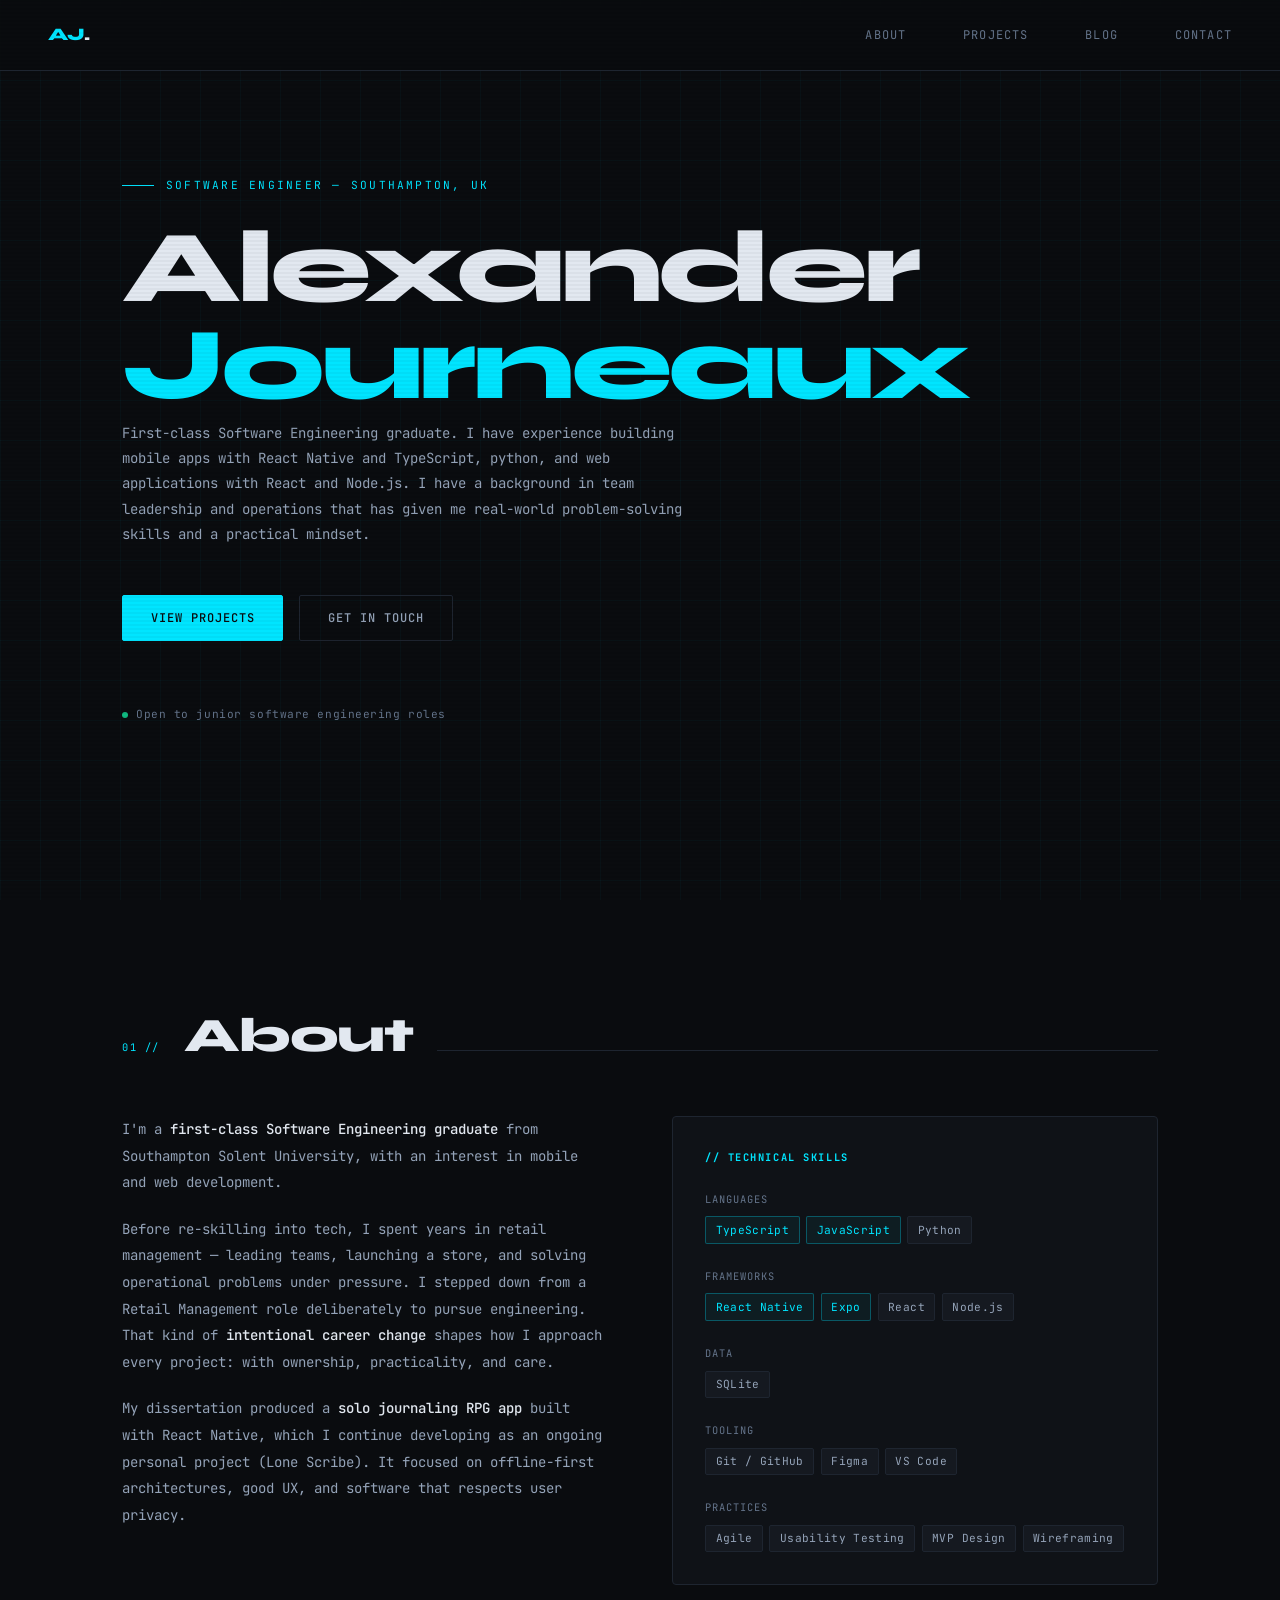
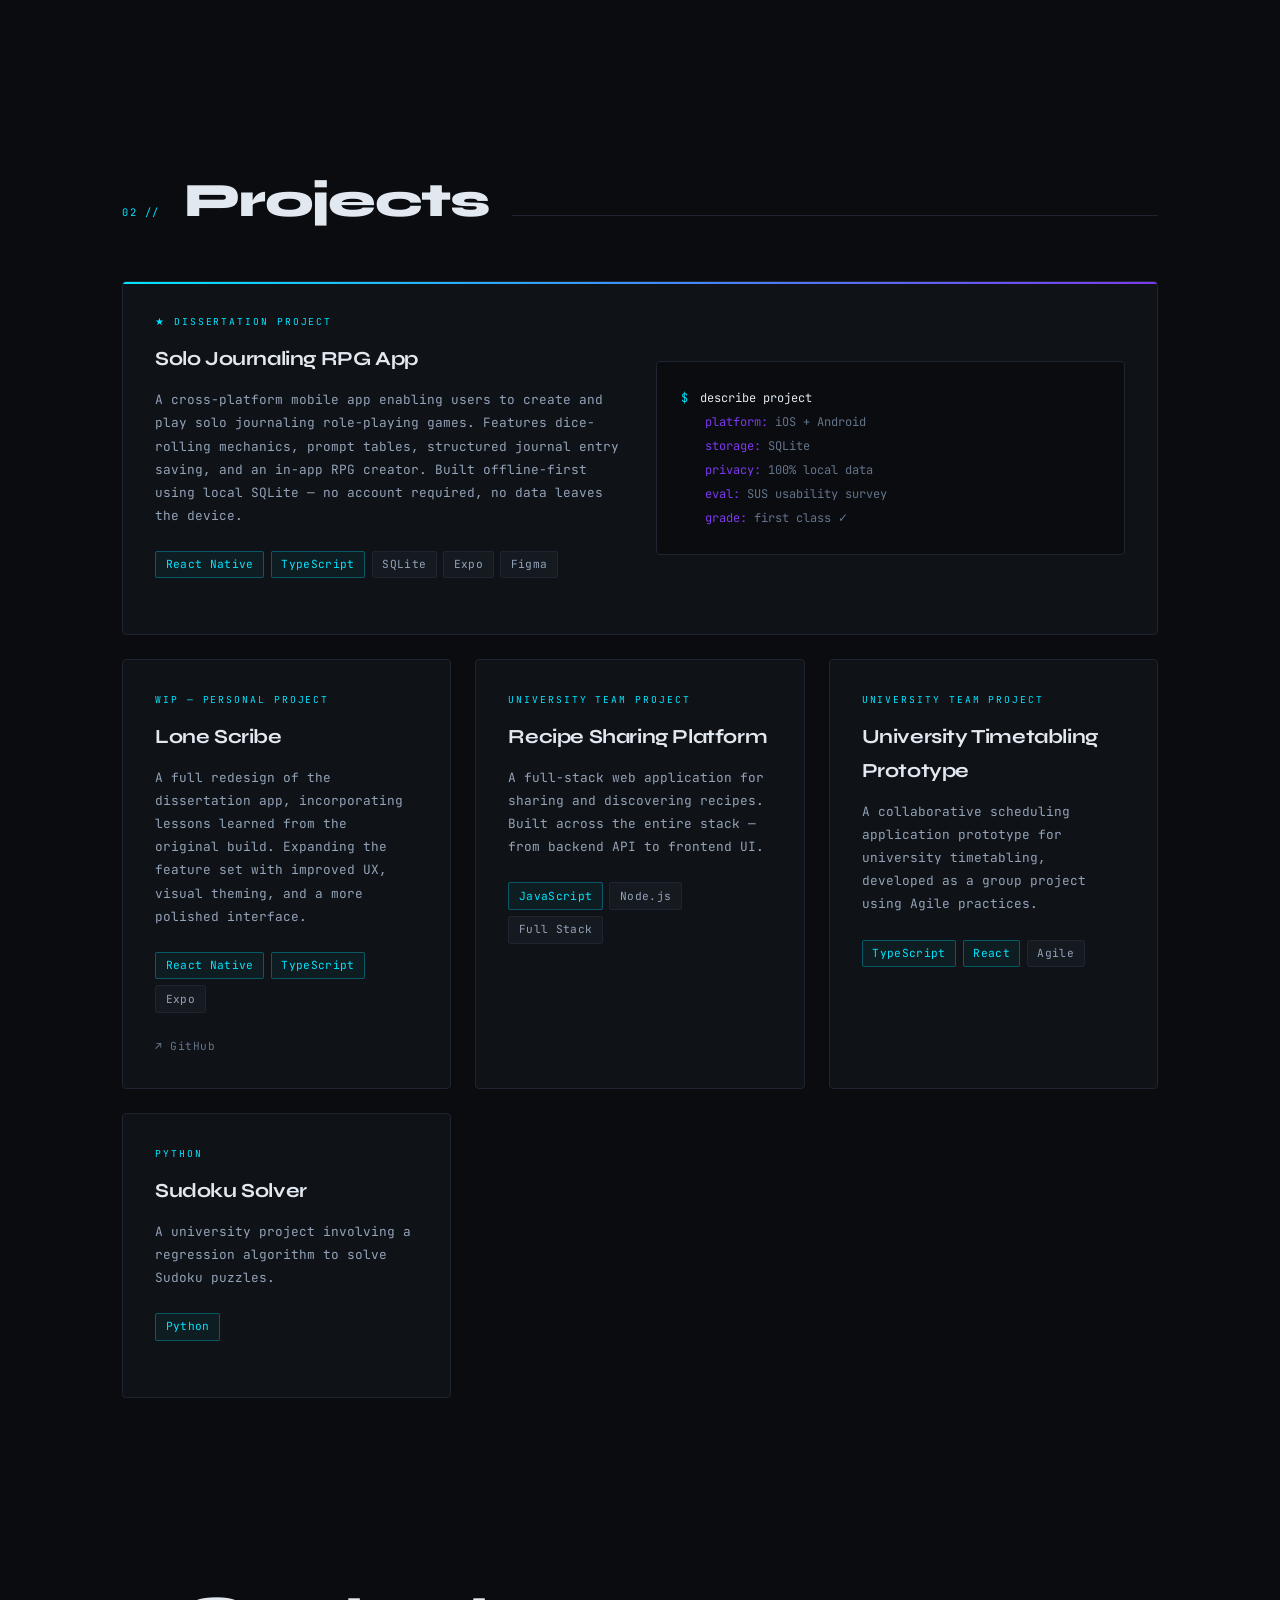
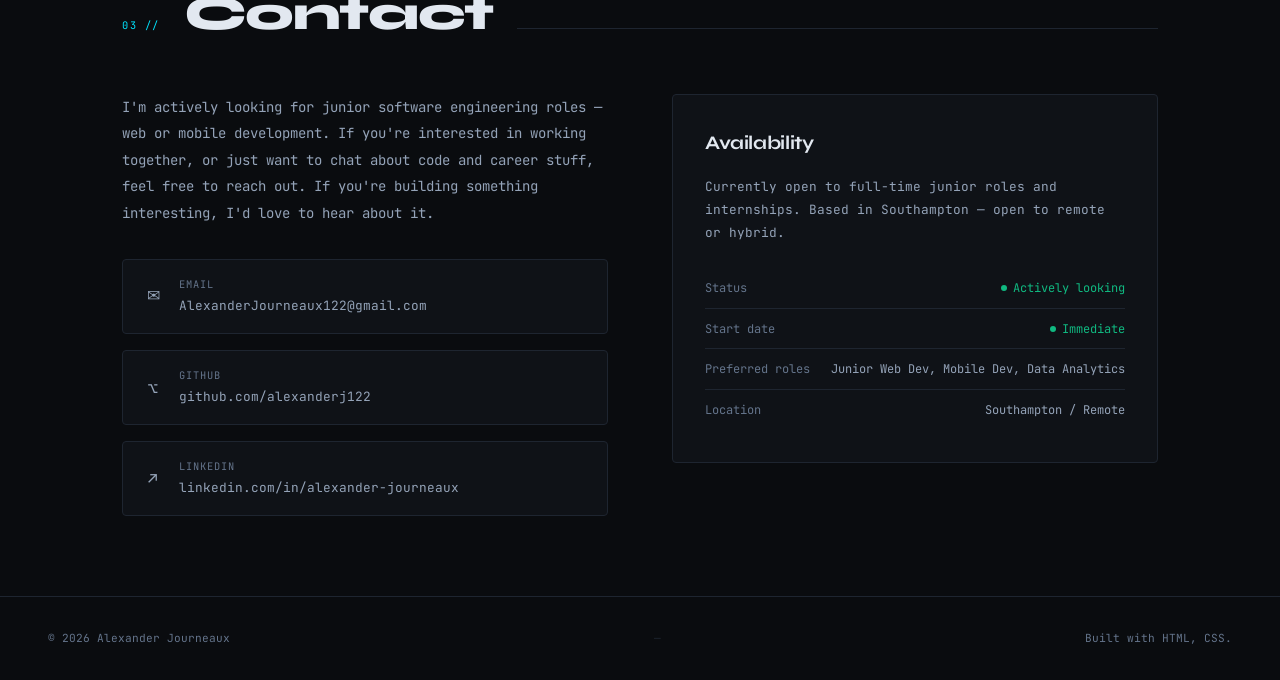
<file: index.html>
<!doctype html>
<html lang="en">
  <head>
    <meta charset="UTF-8" />
    <meta name="viewport" content="width=device-width, initial-scale=1.0" />
    <title>Alexander Journeaux — Software Engineer</title>
    <link rel="stylesheet" href="global.css" />
    <style>
      /* ---- HERO ---- */
      #hero {
        min-height: 100vh;
        display: flex;
        flex-direction: column;
        justify-content: center;
        padding-top: 5rem;
      }

      .hero-eyebrow {
        font-size: 0.7rem;
        letter-spacing: 0.2em;
        text-transform: uppercase;
        color: var(--accent);
        margin-bottom: 1.5rem;
        display: flex;
        align-items: center;
        gap: 0.75rem;
      }

      .hero-eyebrow::before {
        content: "";
        display: inline-block;
        width: 2rem;
        height: 1px;
        background: var(--accent);
      }

      .hero-name {
        font-family: var(--font-display);
        font-weight: 800;
        font-size: clamp(3rem, 8vw, 6.5rem);
        line-height: 0.95;
        letter-spacing: -0.04em;
        margin-bottom: 0.5rem;
      }

      .hero-name .accent {
        color: var(--accent);
      }

      .hero-title {
        font-family: var(--font-display);
        font-weight: 400;
        font-size: clamp(1rem, 3vw, 1.6rem);
        color: var(--muted);
        margin-bottom: 2.5rem;
        letter-spacing: -0.01em;
      }

      .hero-desc {
        max-width: 560px;
        color: var(--dim);
        line-height: 1.8;
        margin-bottom: 3rem;
        font-size: 0.875rem;
      }

      .hero-cta {
        display: flex;
        gap: 1rem;
        flex-wrap: wrap;
      }

      .hero-status {
        display: inline-flex;
        align-items: center;
        gap: 0.5rem;
        margin-top: 4rem;
        font-size: 0.7rem;
        color: var(--muted);
        letter-spacing: 0.05em;
      }

      .status-dot {
        width: 6px;
        height: 6px;
        border-radius: 50%;
        background: var(--green);
        animation: pulse 2s infinite;
      }

      /* ---- ABOUT ---- */
      .about-grid {
        display: grid;
        grid-template-columns: 1fr 1fr;
        gap: 4rem;
        align-items: start;
      }

      .about-text p {
        color: var(--dim);
        margin-bottom: 1.25rem;
        line-height: 1.9;
        font-size: 0.875rem;
      }

      .about-text p strong {
        color: var(--text);
        font-weight: 500;
      }

      .skills-block {
        background: var(--bg2);
        border: 1px solid var(--border);
        padding: 2rem;
        border-radius: 4px;
      }

      .skills-block h3 {
        font-size: 0.65rem;
        letter-spacing: 0.15em;
        text-transform: uppercase;
        color: var(--accent);
        margin-bottom: 1.5rem;
      }

      .skill-group {
        margin-bottom: 1.5rem;
      }
      .skill-group:last-child {
        margin-bottom: 0;
      }

      .skill-group-label {
        font-size: 0.65rem;
        color: var(--muted);
        letter-spacing: 0.1em;
        text-transform: uppercase;
        margin-bottom: 0.5rem;
      }

      .skill-tags {
        display: flex;
        flex-wrap: wrap;
        gap: 0.4rem;
      }

      /* ---- PROJECTS ---- */
      .projects-grid {
        display: grid;
        grid-template-columns: repeat(auto-fill, minmax(320px, 1fr));
        gap: 1.5rem;
      }

      .project-card {
        background: var(--bg2);
        border: 1px solid var(--border);
        border-radius: 4px;
        padding: 2rem;
        position: relative;
        overflow: hidden;
        transition:
          border-color 0.3s,
          transform 0.3s;
      }

      .project-card::before {
        content: "";
        position: absolute;
        top: 0;
        left: 0;
        right: 0;
        height: 2px;
        background: linear-gradient(90deg, var(--accent), var(--accent2));
        opacity: 0;
        transition: opacity 0.3s;
      }

      .project-card:hover {
        border-color: rgba(0, 229, 255, 0.2);
        transform: translateY(-2px);
      }

      .project-card:hover::before {
        opacity: 1;
      }

      .project-card.featured {
        grid-column: 1 / -1;
        display: grid;
        grid-template-columns: 1fr 1fr;
        gap: 2rem;
        align-items: center;
      }

      .project-card.featured::before {
        opacity: 1;
      }

      .project-label {
        font-size: 0.6rem;
        letter-spacing: 0.2em;
        text-transform: uppercase;
        color: var(--accent);
        margin-bottom: 0.75rem;
      }

      .project-name {
        font-family: var(--font-display);
        font-weight: 700;
        font-size: 1.25rem;
        margin-bottom: 0.75rem;
        letter-spacing: -0.02em;
      }

      .project-desc {
        color: var(--dim);
        font-size: 0.8rem;
        line-height: 1.8;
        margin-bottom: 1.5rem;
      }

      .project-tech {
        display: flex;
        flex-wrap: wrap;
        gap: 0.4rem;
        margin-bottom: 1.5rem;
      }

      .project-links {
        display: flex;
        gap: 1rem;
      }

      .project-link {
        font-size: 0.7rem;
        color: var(--muted);
        text-decoration: none;
        letter-spacing: 0.05em;
        transition: color 0.2s;
      }

      .project-link:hover {
        color: var(--accent);
      }

      .project-terminal {
        background: var(--bg);
        border: 1px solid var(--border);
        border-radius: 4px;
        padding: 1.5rem;
        font-size: 0.75rem;
        line-height: 2;
      }

      .term-line {
        display: flex;
        gap: 0.75rem;
      }
      .term-prompt {
        color: var(--accent);
        user-select: none;
      }
      .term-cmd {
        color: var(--text);
      }
      .term-out {
        color: var(--muted);
        margin-left: 1.5rem;
      }
      .term-key {
        color: var(--accent2);
      }

      /* ---- CONTACT ---- */
      .contact-grid {
        display: grid;
        grid-template-columns: 1fr 1fr;
        gap: 4rem;
        align-items: start;
      }

      .contact-text {
        font-size: 0.875rem;
        color: var(--dim);
        line-height: 1.9;
        margin-bottom: 2rem;
      }

      .contact-links {
        display: flex;
        flex-direction: column;
        gap: 1rem;
      }

      .contact-link {
        display: flex;
        align-items: center;
        gap: 1rem;
        padding: 1rem 1.25rem;
        background: var(--bg2);
        border: 1px solid var(--border);
        border-radius: 4px;
        text-decoration: none;
        color: var(--dim);
        font-size: 0.8rem;
        transition: all 0.2s;
      }

      .contact-link:hover {
        border-color: var(--accent);
        color: var(--accent);
      }

      .contact-link-icon {
        font-size: 1rem;
        width: 20px;
        text-align: center;
      }

      .contact-link-label {
        font-size: 0.65rem;
        letter-spacing: 0.1em;
        text-transform: uppercase;
        color: var(--muted);
        display: block;
        margin-bottom: 0.1rem;
      }

      .availability-card {
        background: var(--bg2);
        border: 1px solid var(--border);
        border-radius: 4px;
        padding: 2rem;
      }

      .availability-card h3 {
        font-family: var(--font-display);
        font-weight: 700;
        font-size: 1.2rem;
        margin-bottom: 1rem;
        letter-spacing: -0.02em;
      }

      .availability-card p {
        color: var(--dim);
        font-size: 0.8rem;
        line-height: 1.8;
        margin-bottom: 1.5rem;
      }

      .avail-row {
        display: flex;
        justify-content: space-between;
        align-items: center;
        padding: 0.6rem 0;
        border-bottom: 1px solid var(--border);
        font-size: 0.75rem;
      }

      .avail-row:last-of-type {
        border-bottom: none;
      }
      .avail-label {
        color: var(--muted);
      }

      .avail-value {
        color: var(--green);
        display: flex;
        align-items: center;
        gap: 0.4rem;
      }

      .avail-value::before {
        content: "";
        width: 6px;
        height: 6px;
        border-radius: 50%;
        background: var(--green);
      }

      /* ---- RESPONSIVE ---- */
      @media (max-width: 768px) {
        .about-grid,
        .contact-grid {
          grid-template-columns: 1fr;
          gap: 2rem;
        }
        .project-card.featured {
          grid-column: auto;
          grid-template-columns: 1fr;
        }
      }
    </style>
  </head>
  <body>
    <nav>
      <a href="/" class="nav-logo">AJ<span>.</span></a>
      <ul class="nav-links">
        <li><a href="#about">About</a></li>
        <li><a href="#projects">Projects</a></li>
        <li><a href="blog/">Blog</a></li>
        <li><a href="#contact">Contact</a></li>
      </ul>
    </nav>

    <!-- HERO -->
    <section id="hero">
      <div class="hero-eyebrow fade-up">
        Software Engineer — Southampton, UK
      </div>
      <h1 class="hero-name fade-up delay-1">
        Alexander<br /><span class="accent">Journeaux</span>
      </h1>
      <p class="hero-desc fade-up delay-2">
        First-class Software Engineering graduate. I have experience building
        mobile apps with React Native and TypeScript, python, and web
        applications with React and Node.js. I have a background in team
        leadership and operations that has given me real-world problem-solving
        skills and a practical mindset.
      </p>
      <div class="hero-cta fade-up delay-3">
        <a href="#projects" class="btn btn-primary">View Projects</a>
        <a href="#contact" class="btn btn-secondary">Get in Touch</a>
      </div>
      <div class="hero-status fade-up delay-4">
        <span class="status-dot"></span>
        Open to junior software engineering roles
      </div>
    </section>

    <!-- ABOUT -->
    <section id="about">
      <div class="section-header">
        <span class="section-num">01 //</span>
        <h2 class="section-title">About</h2>
        <div class="section-line"></div>
      </div>
      <div class="about-grid">
        <div class="about-text">
          <p>
            I'm a
            <strong>first-class Software Engineering graduate</strong> from
            Southampton Solent University, with an interest in mobile and web
            development.
          </p>
          <p>
            Before re-skilling into tech, I spent years in retail management —
            leading teams, launching a store, and solving operational problems
            under pressure. I stepped down from a Retail Management role
            deliberately to pursue engineering. That kind of
            <strong>intentional career change</strong>
            shapes how I approach every project: with ownership, practicality,
            and care.
          </p>
          <p>
            My dissertation produced a
            <strong>solo journaling RPG app</strong> built with React Native,
            which I continue developing as an ongoing personal project (Lone
            Scribe). It focused on offline-first architectures, good UX, and
            software that respects user privacy.
          </p>
        </div>
        <div class="skills-block">
          <h3>// Technical Skills</h3>
          <div class="skill-group">
            <div class="skill-group-label">Languages</div>
            <div class="skill-tags">
              <span class="tag highlight">TypeScript</span>
              <span class="tag highlight">JavaScript</span>
              <span class="tag">Python</span>
            </div>
          </div>
          <div class="skill-group">
            <div class="skill-group-label">Frameworks</div>
            <div class="skill-tags">
              <span class="tag highlight">React Native</span>
              <span class="tag highlight">Expo</span>
              <span class="tag">React</span>
              <span class="tag">Node.js</span>
            </div>
          </div>
          <div class="skill-group">
            <div class="skill-group-label">Data</div>
            <div class="skill-tags">
              <span class="tag">SQLite</span>
            </div>
          </div>
          <div class="skill-group">
            <div class="skill-group-label">Tooling</div>
            <div class="skill-tags">
              <span class="tag">Git / GitHub</span>
              <span class="tag">Figma</span>
              <span class="tag">VS Code</span>
            </div>
          </div>
          <div class="skill-group">
            <div class="skill-group-label">Practices</div>
            <div class="skill-tags">
              <span class="tag">Agile</span>
              <span class="tag">Usability Testing</span>
              <span class="tag">MVP Design</span>
              <span class="tag">Wireframing</span>
            </div>
          </div>
        </div>
      </div>
    </section>

    <!-- PROJECTS -->
    <section id="projects">
      <div class="section-header">
        <span class="section-num">02 //</span>
        <h2 class="section-title">Projects</h2>
        <div class="section-line"></div>
      </div>
      <div class="projects-grid">
        <div class="project-card featured">
          <div>
            <div class="project-label">★ Dissertation Project</div>
            <h3 class="project-name">Solo Journaling RPG App</h3>
            <p class="project-desc">
              A cross-platform mobile app enabling users to create and play solo
              journaling role-playing games. Features dice-rolling mechanics,
              prompt tables, structured journal entry saving, and an in-app RPG
              creator. Built offline-first using local SQLite — no account
              required, no data leaves the device.
            </p>
            <div class="project-tech">
              <span class="tag highlight">React Native</span>
              <span class="tag highlight">TypeScript</span>
              <span class="tag">SQLite</span>
              <span class="tag">Expo</span>
              <span class="tag">Figma</span>
            </div>
          </div>
          <div class="project-terminal">
            <div class="term-line">
              <span class="term-prompt">$</span
              ><span class="term-cmd">describe project</span>
            </div>
            <div class="term-out">
              <span class="term-key">platform:</span> iOS + Android
            </div>
            <div class="term-out">
              <span class="term-key">storage:</span> SQLite
            </div>
            <div class="term-out">
              <span class="term-key">privacy:</span> 100% local data
            </div>
            <div class="term-out">
              <span class="term-key">eval:</span> SUS usability survey
            </div>
            <div class="term-out">
              <span class="term-key">grade:</span> first class ✓
            </div>
          </div>
        </div>

        <div class="project-card">
          <div class="project-label">WIP — Personal Project</div>
          <h3 class="project-name">Lone Scribe</h3>
          <p class="project-desc">
            A full redesign of the dissertation app, incorporating lessons
            learned from the original build. Expanding the feature set with
            improved UX, visual theming, and a more polished interface.
          </p>
          <div class="project-tech">
            <span class="tag highlight">React Native</span>
            <span class="tag highlight">TypeScript</span>
            <span class="tag">Expo</span>
          </div>
          <div class="project-links">
            <a
              href="https://github.com/alexanderj122/Lone-Scribe"
              class="project-link"
              target="_blank"
              >↗ GitHub</a
            >
          </div>
        </div>

        <div class="project-card">
          <div class="project-label">University Team Project</div>
          <h3 class="project-name">Recipe Sharing Platform</h3>
          <p class="project-desc">
            A full-stack web application for sharing and discovering recipes.
            Built across the entire stack — from backend API to frontend UI.
          </p>
          <div class="project-tech">
            <span class="tag highlight">JavaScript</span>
            <span class="tag">Node.js</span>
            <span class="tag">Full Stack</span>
          </div>
          <div class="project-links"></div>
        </div>

        <div class="project-card">
          <div class="project-label">University Team Project</div>
          <h3 class="project-name">University Timetabling Prototype</h3>
          <p class="project-desc">
            A collaborative scheduling application prototype for university
            timetabling, developed as a group project using Agile practices.
          </p>
          <div class="project-tech">
            <span class="tag highlight">TypeScript</span>
            <span class="tag highlight">React</span>
            <span class="tag">Agile</span>
          </div>
          <div class="project-links"></div>
        </div>

        <div class="project-card">
          <div class="project-label">Python</div>
          <h3 class="project-name">Sudoku Solver</h3>
          <p class="project-desc">
            A university project involving a regression algorithm to solve
            Sudoku puzzles.
          </p>
          <div class="project-tech">
            <span class="tag highlight">Python</span>
          </div>
        </div>
      </div>
    </section>

    <!-- CONTACT -->
    <section id="contact">
      <div class="section-header">
        <span class="section-num">03 //</span>
        <h2 class="section-title">Contact</h2>
        <div class="section-line"></div>
      </div>
      <div class="contact-grid">
        <div>
          <p class="contact-text">
            I'm actively looking for junior software engineering roles — web or
            mobile development. If you're interested in working together, or
            just want to chat about code and career stuff, feel free to reach
            out. If you're building something interesting, I'd love to hear
            about it.
          </p>
          <div class="contact-links">
            <a
              href="mailto:AlexanderJourneaux122@gmail.com"
              class="contact-link"
            >
              <span class="contact-link-icon">✉</span>
              <div>
                <span class="contact-link-label">Email</span>
                AlexanderJourneaux122@gmail.com
              </div>
            </a>
            <a
              href="https://github.com/alexanderj122"
              class="contact-link"
              target="_blank"
            >
              <span class="contact-link-icon">⌥</span>
              <div>
                <span class="contact-link-label">GitHub</span>
                github.com/alexanderj122
              </div>
            </a>
            <a
              href="https://linkedin.com/in/alexander-journeaux"
              class="contact-link"
              target="_blank"
            >
              <span class="contact-link-icon">↗</span>
              <div>
                <span class="contact-link-label">LinkedIn</span>
                linkedin.com/in/alexander-journeaux
              </div>
            </a>
          </div>
        </div>
        <div class="availability-card">
          <h3>Availability</h3>
          <p>
            Currently open to full-time junior roles and internships. Based in
            Southampton — open to remote or hybrid.
          </p>
          <div class="avail-row">
            <span class="avail-label">Status</span>
            <span class="avail-value">Actively looking</span>
          </div>
          <div class="avail-row">
            <span class="avail-label">Start date</span>
            <span class="avail-value">Immediate</span>
          </div>
          <div class="avail-row">
            <span class="avail-label">Preferred roles</span>
            <span class="avail-label" style="color: var(--dim)"
              >Junior Web Dev, Mobile Dev, Data Analytics</span
            >
          </div>
          <div class="avail-row">
            <span class="avail-label">Location</span>
            <span class="avail-label" style="color: var(--dim)"
              >Southampton / Remote</span
            >
          </div>
        </div>
      </div>
    </section>

    <footer>
      <span>© 2026 Alexander Journeaux</span>
      <span style="color: var(--border)">—</span>
      <span>Built with HTML, CSS.</span>
    </footer>
  </body>
</html>
</file>
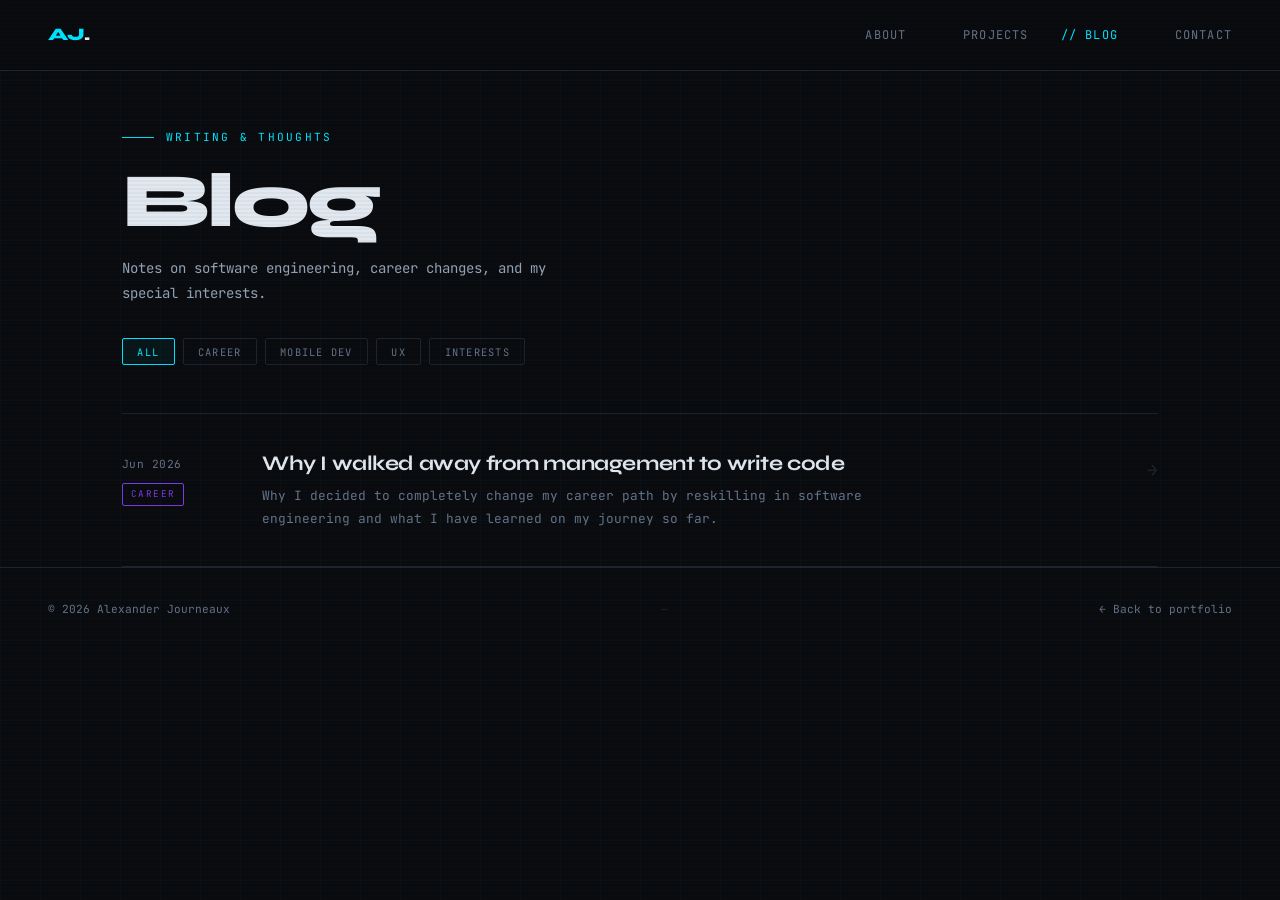
<file: blog/index.html>
<!DOCTYPE html>
<html lang="en">
<head>
  <meta charset="UTF-8" />
  <meta name="viewport" content="width=device-width, initial-scale=1.0" />
  <title>Blog — Alexander Journeaux</title>
  <link rel="stylesheet" href="../global.css" />
  <style>
    .blog-hero {
      padding-top: 8rem;
      padding-bottom: 2rem;
    }

    .blog-hero-eyebrow {
      font-size: 0.7rem;
      letter-spacing: 0.2em;
      text-transform: uppercase;
      color: var(--accent);
      margin-bottom: 1rem;
      display: flex;
      align-items: center;
      gap: 0.75rem;
    }

    .blog-hero-eyebrow::before {
      content: '';
      display: inline-block;
      width: 2rem;
      height: 1px;
      background: var(--accent);
    }

    .blog-hero h1 {
      font-family: var(--font-display);
      font-weight: 800;
      font-size: clamp(2.5rem, 6vw, 5rem);
      letter-spacing: -0.04em;
      line-height: 1;
      margin-bottom: 1rem;
    }

    .blog-hero p {
      color: var(--dim);
      font-size: 0.875rem;
      max-width: 480px;
      line-height: 1.8;
    }

    .filter-bar {
      position: relative;
      z-index: 1;
      max-width: 1100px;
      margin: 0 auto;
      padding: 0 2rem 3rem;
      display: flex;
      gap: 0.5rem;
      flex-wrap: wrap;
    }

    .filter-btn {
      padding: 0.35rem 0.9rem;
      font-family: var(--font-mono);
      font-size: 0.65rem;
      letter-spacing: 0.12em;
      text-transform: uppercase;
      background: transparent;
      border: 1px solid var(--border);
      color: var(--muted);
      border-radius: 2px;
      cursor: pointer;
      transition: all 0.2s;
    }

    .filter-btn:hover,
    .filter-btn.active {
      border-color: var(--accent);
      color: var(--accent);
      background: rgba(0,229,255,0.05);
    }

    .post-list {
      position: relative;
      z-index: 1;
      max-width: 1100px;
      margin: 0 auto;
      padding: 0 2rem;
    }

    .post-item {
      display: grid;
      grid-template-columns: 100px 1fr 40px;
      gap: 2.5rem;
      align-items: start;
      padding: 2.25rem 0;
      border-bottom: 1px solid var(--border);
      text-decoration: none;
      color: inherit;
      transition: all 0.2s;
    }

    .post-item:first-child { border-top: 1px solid var(--border); }
    .post-item:hover .post-title { color: var(--accent); }
    .post-item:hover .post-arrow { color: var(--accent); transform: translateX(5px); }

    .post-meta { padding-top: 0.3rem; }

    .post-date {
      font-size: 0.7rem;
      color: var(--muted);
      letter-spacing: 0.04em;
      display: block;
      margin-bottom: 0.4rem;
    }

    .post-category {
      display: inline-block;
      font-size: 0.58rem;
      letter-spacing: 0.15em;
      text-transform: uppercase;
      padding: 0.15rem 0.5rem;
      border: 1px solid var(--accent2);
      color: var(--accent2);
      border-radius: 2px;
    }

    .post-title {
      font-family: var(--font-display);
      font-weight: 700;
      font-size: clamp(1rem, 2.5vw, 1.3rem);
      letter-spacing: -0.02em;
      margin-bottom: 0.5rem;
      transition: color 0.2s;
      line-height: 1.3;
    }

    .post-excerpt {
      font-size: 0.8rem;
      color: var(--muted);
      line-height: 1.75;
      max-width: 620px;
    }

    .post-arrow {
      font-size: 1.1rem;
      color: var(--border);
      transition: color 0.2s, transform 0.2s;
      padding-top: 0.3rem;
      text-align: right;
    }

    @media (max-width: 640px) {
      .post-item { grid-template-columns: 1fr; gap: 0.6rem; }
      .post-arrow { display: none; }
    }
  </style>
</head>
<body>

  <nav>
    <a href="/" class="nav-logo">AJ<span>.</span></a>
    <ul class="nav-links">
      <li><a href="/#about">About</a></li>
      <li><a href="/#projects">Projects</a></li>
      <li><a href="/blog/" class="active">Blog</a></li>
      <li><a href="/#contact">Contact</a></li>
    </ul>
  </nav>

  <section class="blog-hero fade-up">
    <div class="blog-hero-eyebrow">Writing & Thoughts</div>
    <h1>Blog</h1>
    <p>Notes on software engineering, career changes, and my special interests.</p>
  </section>

  <div class="filter-bar">
    <button class="filter-btn active" onclick="filterPosts('all', event)">All</button>
    <button class="filter-btn" onclick="filterPosts('career', event)">Career</button>
    <button class="filter-btn" onclick="filterPosts('mobile-dev', event)">Mobile Dev</button>
    <button class="filter-btn" onclick="filterPosts('ux', event)">UX</button>
    <button class="filter-btn" onclick="filterPosts('interests', event)">Interests</button>
  </div>

  <div class="post-list">

    <a href="posts/why-i-left-management.html" class="post-item" data-category="career">
      <div class="post-meta">
        <span class="post-date">Jun 2026</span>
        <span class="post-category">Career</span>
      </div>
      <div>
        <div class="post-title">Why I walked away from management to write code</div>
        <div class="post-excerpt">Why I decided to completely change my career path by reskilling in software engineering and what I have learned on my journey so far.</div>
      </div>
      <div class="post-arrow">→</div>
    </a>

  </div>

  <footer>
    <span>© 2026 Alexander Journeaux</span>
    <span style="color: var(--border)">—</span>
    <a href="/" style="color: var(--muted); text-decoration: none;">← Back to portfolio</a>
  </footer>

  <script>
    function filterPosts(category, event) {
      document.querySelectorAll('.filter-btn').forEach(btn => btn.classList.remove('active'));
      event.target.classList.add('active');
      document.querySelectorAll('.post-item').forEach(item => {
        item.style.display = (category === 'all' || item.dataset.category === category) ? 'grid' : 'none';
      });
    }
  </script>

</body>
</html>
</file>
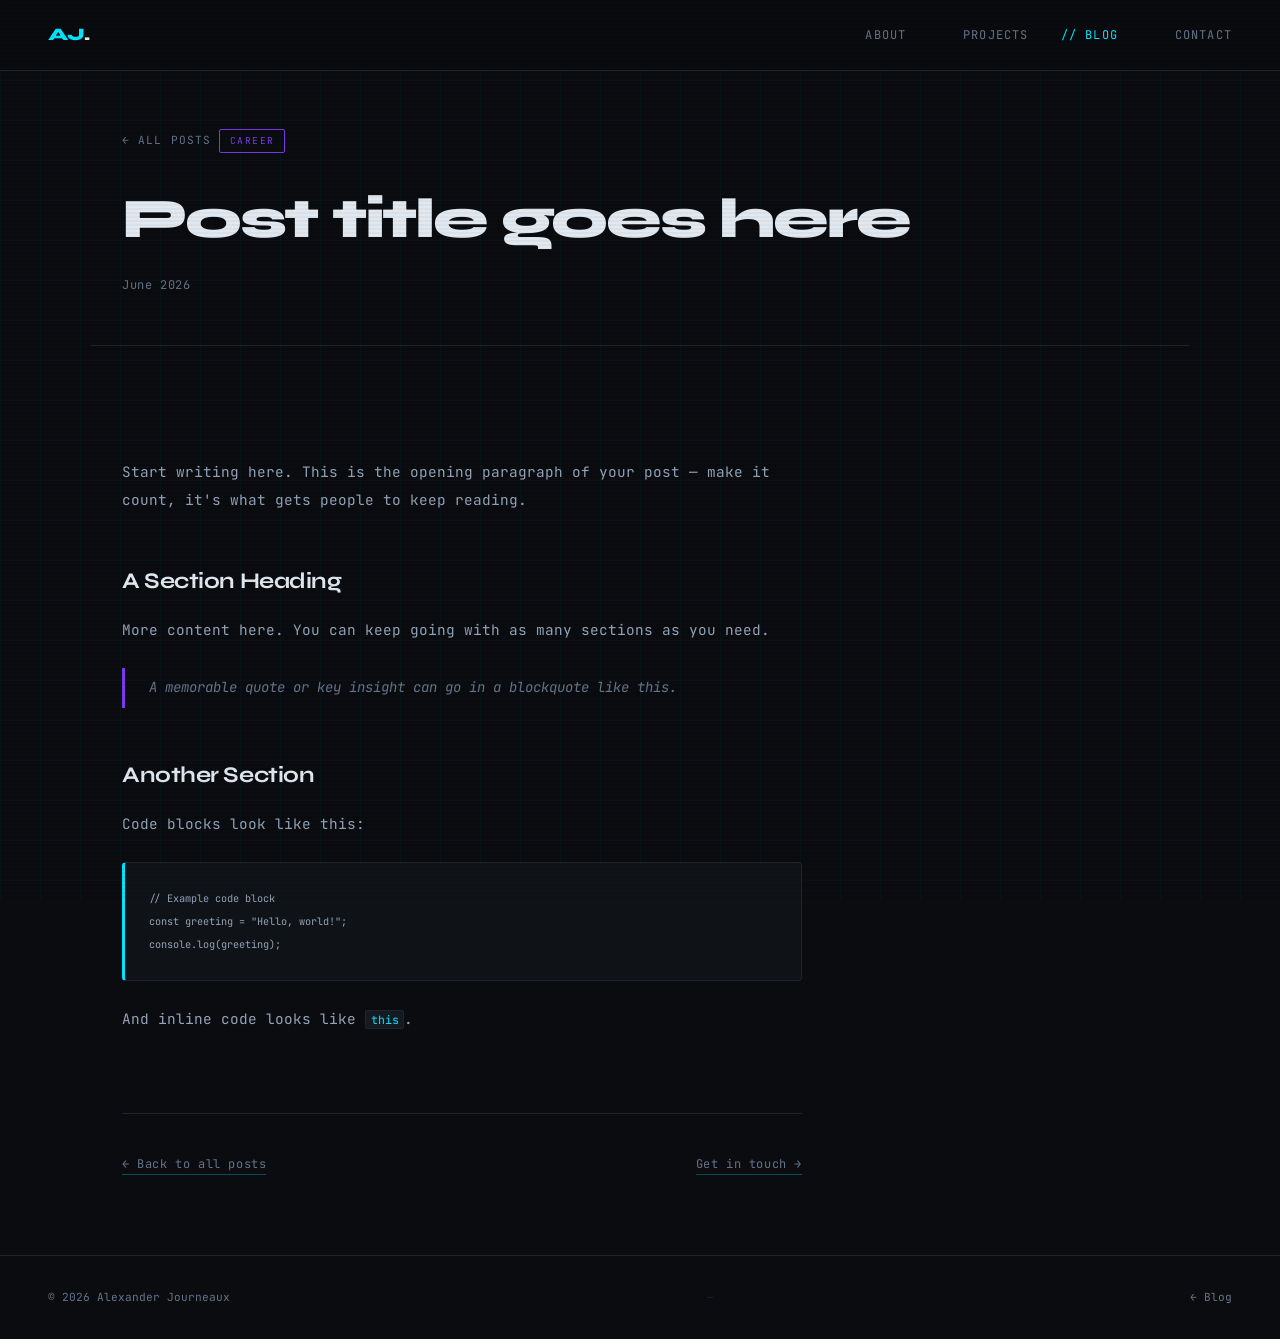
<file: blog/posts/post-template.html>
<!DOCTYPE html>
<html lang="en">
<head>
  <meta charset="UTF-8" />
  <meta name="viewport" content="width=device-width, initial-scale=1.0" />
  <!-- UPDATE: Change this to your post title -->
  <title>Post Title — Alexander Journeaux</title>
  <link rel="stylesheet" href="../../global.css" />
  <style>
    .post-header {
      padding-top: 8rem;
      padding-bottom: 3rem;
      border-bottom: 1px solid var(--border);
    }

    .post-back {
      display: inline-flex;
      align-items: center;
      gap: 0.5rem;
      font-size: 0.7rem;
      letter-spacing: 0.1em;
      text-transform: uppercase;
      color: var(--muted);
      text-decoration: none;
      margin-bottom: 2.5rem;
      transition: color 0.2s;
    }

    .post-back:hover { color: var(--accent); }

    .post-category {
      display: inline-block;
      font-size: 0.6rem;
      letter-spacing: 0.15em;
      text-transform: uppercase;
      padding: 0.2rem 0.6rem;
      border: 1px solid var(--accent2);
      color: var(--accent2);
      border-radius: 2px;
      margin-bottom: 1.25rem;
    }

    .post-title {
      font-family: var(--font-display);
      font-weight: 800;
      font-size: clamp(2rem, 5vw, 3.5rem);
      letter-spacing: -0.04em;
      line-height: 1.05;
      margin-bottom: 1.5rem;
      max-width: 800px;
    }

    .post-date {
      font-size: 0.75rem;
      color: var(--muted);
      letter-spacing: 0.05em;
    }

    /* ---- POST BODY ---- */
    .post-body {
      max-width: 680px;
    }

    .post-body p {
      color: var(--dim);
      font-size: 0.9rem;
      line-height: 1.95;
      margin-bottom: 1.5rem;
    }

    .post-body h2 {
      font-family: var(--font-display);
      font-weight: 700;
      font-size: 1.4rem;
      letter-spacing: -0.02em;
      margin: 3rem 0 1rem;
      color: var(--text);
    }

    .post-body h3 {
      font-family: var(--font-display);
      font-weight: 600;
      font-size: 1.1rem;
      letter-spacing: -0.01em;
      margin: 2rem 0 0.75rem;
      color: var(--text);
    }

    .post-body strong { color: var(--text); font-weight: 500; }

    .post-body a {
      color: var(--accent);
      text-decoration: none;
      border-bottom: 1px solid rgba(0,229,255,0.3);
      transition: border-color 0.2s;
    }

    .post-body a:hover { border-color: var(--accent); }

    .post-body code {
      font-family: var(--font-mono);
      font-size: 0.8em;
      background: var(--bg3);
      border: 1px solid var(--border);
      padding: 0.1em 0.4em;
      border-radius: 2px;
      color: var(--accent);
    }

    .post-body pre {
      background: var(--bg2);
      border: 1px solid var(--border);
      border-left: 3px solid var(--accent);
      padding: 1.5rem;
      border-radius: 4px;
      overflow-x: auto;
      margin: 1.5rem 0;
      font-size: 0.8rem;
      line-height: 1.8;
      color: var(--dim);
    }

    .post-body pre code {
      background: none;
      border: none;
      padding: 0;
      color: inherit;
    }

    .post-body blockquote {
      border-left: 3px solid var(--accent2);
      padding: 0.5rem 0 0.5rem 1.5rem;
      margin: 1.5rem 0;
      color: var(--muted);
      font-style: italic;
    }

    .post-body ul, .post-body ol {
      padding-left: 1.5rem;
      margin-bottom: 1.5rem;
      color: var(--dim);
      font-size: 0.9rem;
      line-height: 1.9;
    }

    .post-body li { margin-bottom: 0.4rem; }

    /* ---- POST FOOTER ---- */
    .post-footer {
      margin-top: 5rem;
      padding-top: 2.5rem;
      border-top: 1px solid var(--border);
      display: flex;
      justify-content: space-between;
      align-items: center;
      flex-wrap: gap;
    }

    .post-footer a {
      font-size: 0.75rem;
      color: var(--muted);
      text-decoration: none;
      letter-spacing: 0.05em;
      transition: color 0.2s;
    }

    .post-footer a:hover { color: var(--accent); }
  </style>
</head>
<body>

  <nav>
    <a href="/" class="nav-logo">AJ<span>.</span></a>
    <ul class="nav-links">
      <li><a href="/#about">About</a></li>
      <li><a href="/#projects">Projects</a></li>
      <li><a href="/blog/" class="active">Blog</a></li>
      <li><a href="/#contact">Contact</a></li>
    </ul>
  </nav>

  <section class="post-header fade-up">
    <a href="/blog/" class="post-back">← All posts</a>
    <!-- UPDATE: Change category to match your post -->
    <div class="post-category">Career</div>
    <!-- UPDATE: Your post title -->
    <h1 class="post-title">Post title goes here</h1>
    <!-- UPDATE: Publication date -->
    <span class="post-date">June 2026</span>
  </section>

  <section>
    <div class="post-body fade-up delay-1">

      <!--
        =============================================
        WRITE YOUR POST CONTENT BELOW THIS LINE.

        Use standard HTML:
          <p> for paragraphs
          <h2> for section headings
          <h3> for sub-headings
          <strong> for bold emphasis
          <code> for inline code
          <pre><code> for code blocks
          <blockquote> for pull quotes
          <ul>/<ol> for lists
        =============================================
      -->

      <p>
        Start writing here. This is the opening paragraph of your post — 
        make it count, it's what gets people to keep reading.
      </p>

      <h2>A Section Heading</h2>

      <p>
        More content here. You can keep going with as many sections as you need.
      </p>

      <blockquote>
        A memorable quote or key insight can go in a blockquote like this.
      </blockquote>

      <h2>Another Section</h2>

      <p>
        Code blocks look like this:
      </p>

      <pre><code>// Example code block
const greeting = "Hello, world!";
console.log(greeting);</code></pre>

      <p>
        And inline code looks like <code>this</code>.
      </p>

      <!-- POST FOOTER -->
      <div class="post-footer">
        <a href="/blog/">← Back to all posts</a>
        <a href="/#contact">Get in touch →</a>
      </div>

    </div>
  </section>

  <footer>
    <span>© 2026 Alexander Journeaux</span>
    <span style="color: var(--border)">—</span>
    <a href="/blog/" style="color: var(--muted); text-decoration: none;">← Blog</a>
  </footer>

</body>
</html>
</file>
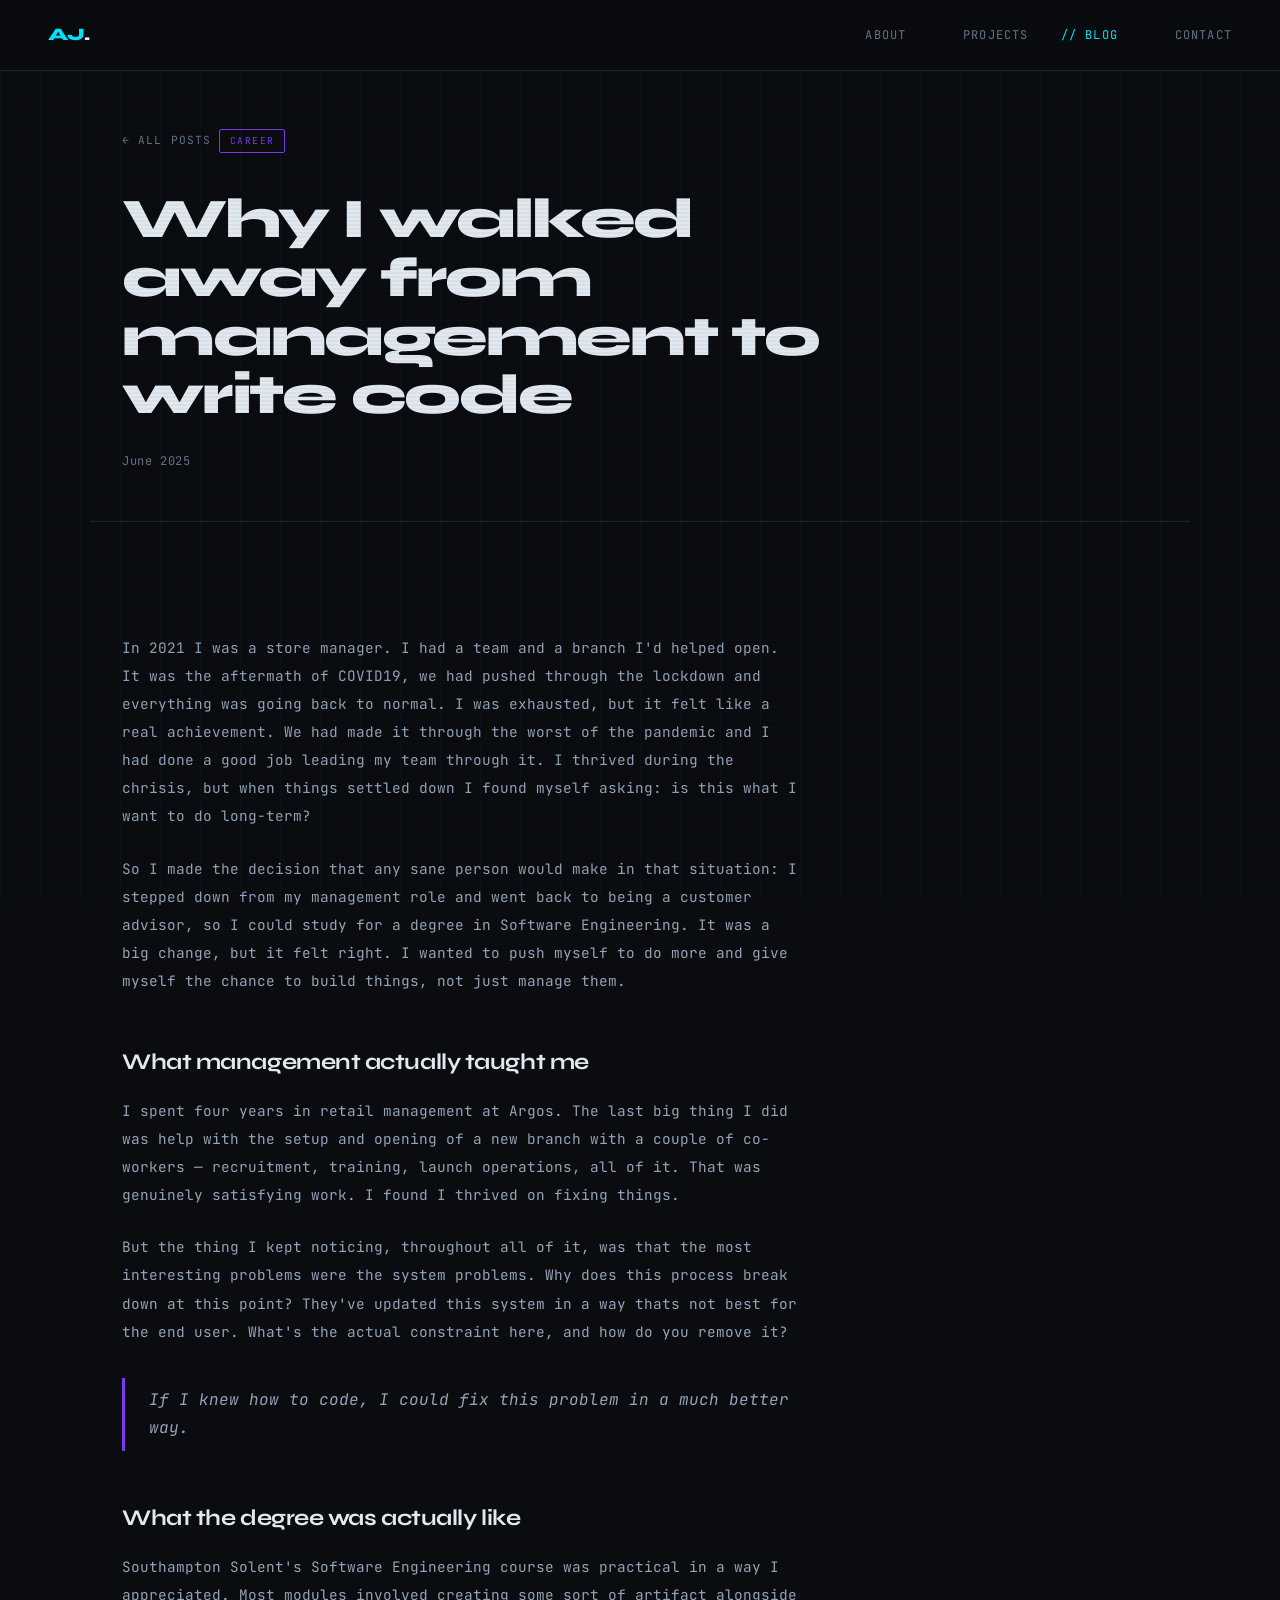
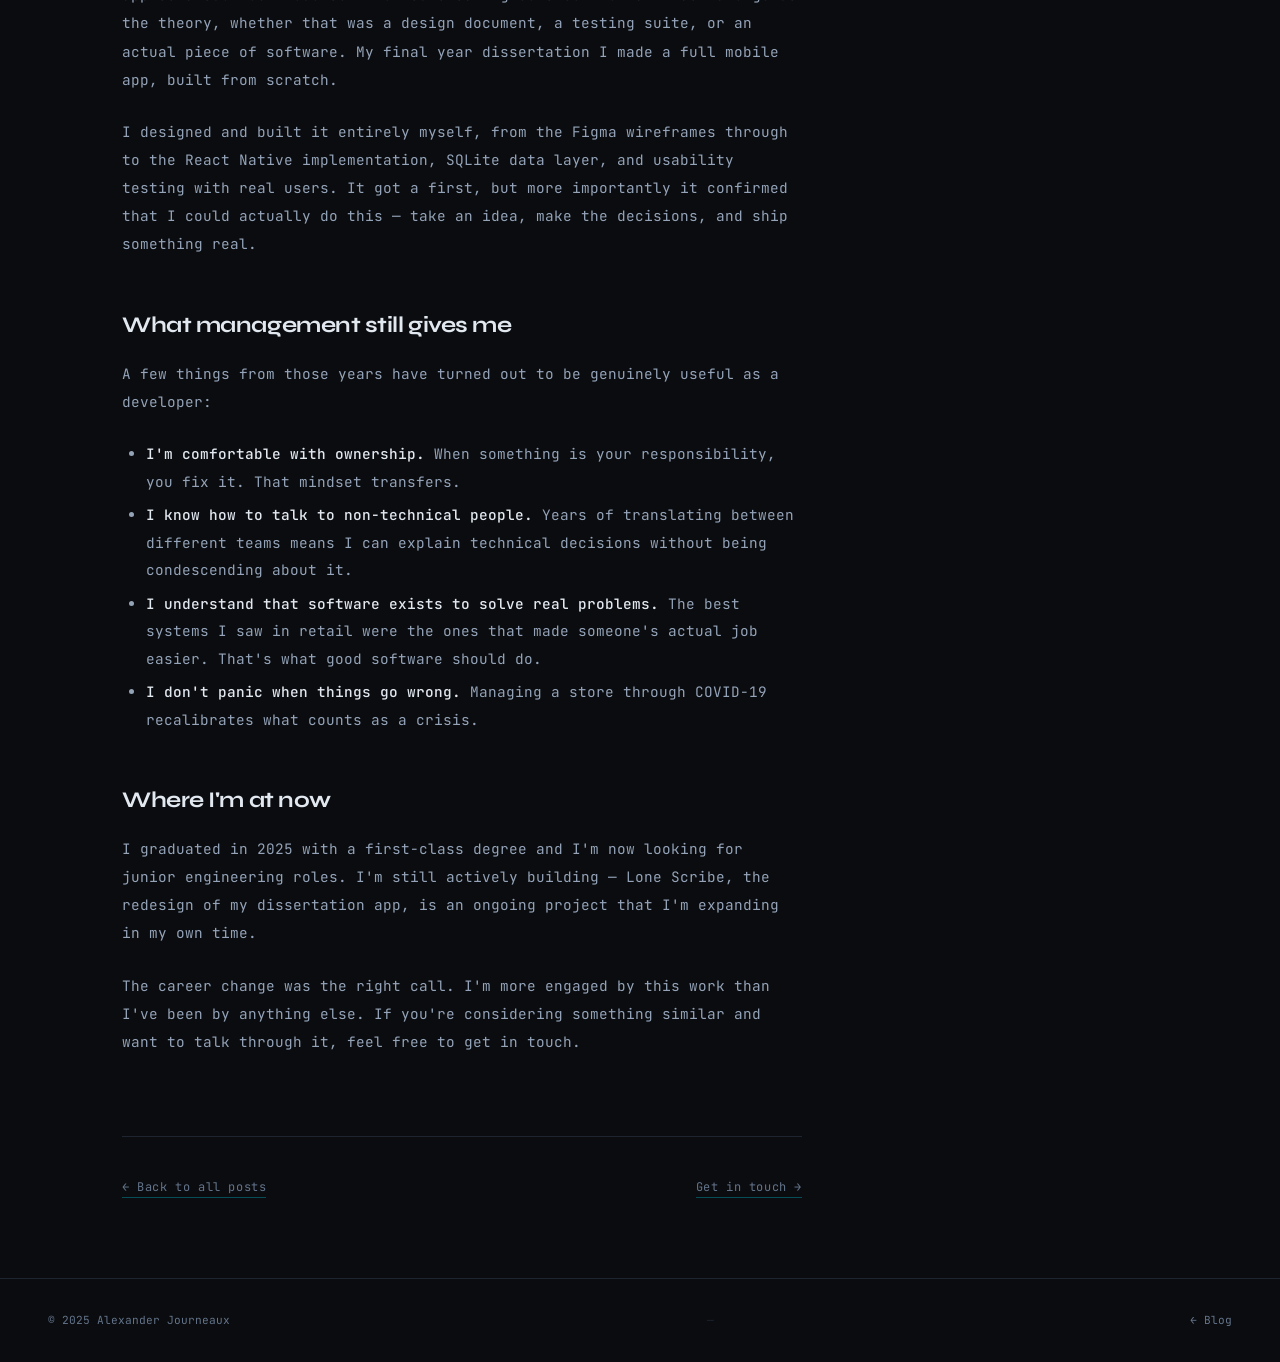
<file: blog/posts/why-i-left-management.html>
<!doctype html>
<html lang="en">
  <head>
    <meta charset="UTF-8" />
    <meta name="viewport" content="width=device-width, initial-scale=1.0" />
    <title>
      Why I walked away from management to write code — Alexander Journeaux
    </title>
    <link rel="stylesheet" href="../../global.css" />
    <style>
      .post-header {
        padding-top: 8rem;
        padding-bottom: 3rem;
        border-bottom: 1px solid var(--border);
      }

      .post-back {
        display: inline-flex;
        align-items: center;
        gap: 0.5rem;
        font-size: 0.7rem;
        letter-spacing: 0.1em;
        text-transform: uppercase;
        color: var(--muted);
        text-decoration: none;
        margin-bottom: 2.5rem;
        transition: color 0.2s;
      }

      .post-back:hover {
        color: var(--accent);
      }

      .post-category {
        display: inline-block;
        font-size: 0.6rem;
        letter-spacing: 0.15em;
        text-transform: uppercase;
        padding: 0.2rem 0.6rem;
        border: 1px solid var(--accent2);
        color: var(--accent2);
        border-radius: 2px;
        margin-bottom: 1.25rem;
      }

      .post-title {
        font-family: var(--font-display);
        font-weight: 800;
        font-size: clamp(2rem, 5vw, 3.5rem);
        letter-spacing: -0.04em;
        line-height: 1.05;
        margin-bottom: 1.5rem;
        max-width: 800px;
      }

      .post-date {
        font-size: 0.75rem;
        color: var(--muted);
        letter-spacing: 0.05em;
      }

      .post-body {
        max-width: 680px;
      }

      .post-body p {
        color: var(--dim);
        font-size: 0.9rem;
        line-height: 1.95;
        margin-bottom: 1.5rem;
      }

      .post-body h2 {
        font-family: var(--font-display);
        font-weight: 700;
        font-size: 1.4rem;
        letter-spacing: -0.02em;
        margin: 3rem 0 1rem;
        color: var(--text);
      }

      .post-body strong {
        color: var(--text);
        font-weight: 500;
      }

      .post-body a {
        color: var(--accent);
        text-decoration: none;
        border-bottom: 1px solid rgba(0, 229, 255, 0.3);
        transition: border-color 0.2s;
      }

      .post-body a:hover {
        border-color: var(--accent);
      }

      .post-body blockquote {
        border-left: 3px solid var(--accent2);
        padding: 0.5rem 0 0.5rem 1.5rem;
        margin: 2rem 0;
        color: var(--dim);
        font-style: italic;
        font-size: 1rem;
        line-height: 1.8;
      }

      .post-body ul {
        padding-left: 1.5rem;
        margin-bottom: 1.5rem;
        color: var(--dim);
        font-size: 0.9rem;
        line-height: 1.9;
      }

      .post-body li {
        margin-bottom: 0.4rem;
      }

      .post-footer {
        margin-top: 5rem;
        padding-top: 2.5rem;
        border-top: 1px solid var(--border);
        display: flex;
        justify-content: space-between;
        align-items: center;
      }

      .post-footer a {
        font-size: 0.75rem;
        color: var(--muted);
        text-decoration: none;
        letter-spacing: 0.05em;
        transition: color 0.2s;
      }

      .post-footer a:hover {
        color: var(--accent);
      }
    </style>
  </head>
  <body>
    <nav>
      <a href="/" class="nav-logo">AJ<span>.</span></a>
      <ul class="nav-links">
        <li><a href="/#about">About</a></li>
        <li><a href="/#projects">Projects</a></li>
        <li><a href="/blog/" class="active">Blog</a></li>
        <li><a href="/#contact">Contact</a></li>
      </ul>
    </nav>

    <section class="post-header fade-up">
      <a href="/blog/" class="post-back">← All posts</a>
      <div class="post-category">Career</div>
      <h1 class="post-title">
        Why I walked away from management to write code
      </h1>
      <span class="post-date">June 2025</span>
    </section>

    <section>
      <div class="post-body fade-up delay-1">
        <p>
          In 2021 I was a store manager. I had a team and a branch I'd helped
          open. It was the aftermath of COVID19, we had pushed through the
          lockdown and everything was going back to normal. I was exhausted, but
          it felt like a real achievement. We had made it through the worst of
          the pandemic and I had done a good job leading my team through it. I
          thrived during the chrisis, but when things settled down I found
          myself asking: is this what I want to do long-term?
        </p>

        <p>
          So I made the decision that any sane person would make in that
          situation: I stepped down from my management role and went back to
          being a customer advisor, so I could study for a degree in Software
          Engineering. It was a big change, but it felt right. I wanted to push
          myself to do more and give myself the chance to build things, not just
          manage them.
        </p>

        <h2>What management actually taught me</h2>

        <p>
          I spent four years in retail management at Argos. The last big thing I
          did was help with the setup and opening of a new branch with a couple
          of co-workers — recruitment, training, launch operations, all of it.
          That was genuinely satisfying work. I found I thrived on fixing
          things.
        </p>

        <p>
          But the thing I kept noticing, throughout all of it, was that the most
          interesting problems were the system problems. Why does this process
          break down at this point? They've updated this system in a way thats
          not best for the end user. What's the actual constraint here, and how
          do you remove it?
        </p>

        <blockquote>
          If I knew how to code, I could fix this problem in a much better way.
        </blockquote>

        <h2>What the degree was actually like</h2>

        <p>
          Southampton Solent's Software Engineering course was practical in a
          way I appreciated. Most modules involved creating some sort of
          artifact alongside the theory, whether that was a design document, a
          testing suite, or an actual piece of software. My final year
          dissertation I made a full mobile app, built from scratch.
        </p>

        <p>
          I designed and built it entirely myself, from the Figma wireframes
          through to the React Native implementation, SQLite data layer, and
          usability testing with real users. It got a first, but more
          importantly it confirmed that I could actually do this — take an idea,
          make the decisions, and ship something real.
        </p>

        <h2>What management still gives me</h2>

        <p>
          A few things from those years have turned out to be genuinely useful
          as a developer:
        </p>

        <ul>
          <li>
            <strong>I'm comfortable with ownership.</strong> When something is
            your responsibility, you fix it. That mindset transfers.
          </li>
          <li>
            <strong>I know how to talk to non-technical people.</strong> Years
            of translating between different teams means I can explain technical
            decisions without being condescending about it.
          </li>
          <li>
            <strong
              >I understand that software exists to solve real problems.</strong
            >
            The best systems I saw in retail were the ones that made someone's
            actual job easier. That's what good software should do.
          </li>
          <li>
            <strong>I don't panic when things go wrong.</strong> Managing a
            store through COVID-19 recalibrates what counts as a crisis.
          </li>
        </ul>

        <h2>Where I'm at now</h2>

        <p>
          I graduated in 2025 with a first-class degree and I'm now looking for
          junior engineering roles. I'm still actively building — Lone Scribe,
          the redesign of my dissertation app, is an ongoing project that I'm
          expanding in my own time.
        </p>

        <p>
          The career change was the right call. I'm more engaged by this work
          than I've been by anything else. If you're considering something
          similar and want to talk through it, feel free to get in touch.
        </p>

        <div class="post-footer">
          <a href="/blog/">← Back to all posts</a>
          <a href="/#contact">Get in touch →</a>
        </div>
      </div>
    </section>

    <footer>
      <span>© 2025 Alexander Journeaux</span>
      <span style="color: var(--border)">—</span>
      <a href="/blog/" style="color: var(--muted); text-decoration: none"
        >← Blog</a
      >
    </footer>
  </body>
</html>
</file>
<file: global.css>
/* ============================================
   global.css — Alexander Journeaux Portfolio
   Shared styles across all pages
   ============================================ */

@import url('https://fonts.googleapis.com/css2?family=JetBrains+Mono:wght@300;400;500;700&family=Syne:wght@400;600;800&display=swap');

*, *::before, *::after { box-sizing: border-box; margin: 0; padding: 0; }

:root {
  --bg: #0a0c0f;
  --bg2: #0f1217;
  --bg3: #151920;
  --border: #1e2530;
  --accent: #00e5ff;
  --accent2: #7c3aed;
  --text: #e2e8f0;
  --muted: #64748b;
  --dim: #94a3b8;
  --green: #10b981;
  --font-mono: 'JetBrains Mono', monospace;
  --font-display: 'Syne', sans-serif;
}

html { scroll-behavior: smooth; }

body {
  background: var(--bg);
  color: var(--text);
  font-family: var(--font-mono);
  font-size: 14px;
  line-height: 1.7;
  overflow-x: hidden;
}

/* Scanline overlay */
body::before {
  content: '';
  position: fixed;
  inset: 0;
  background: repeating-linear-gradient(
    0deg,
    transparent,
    transparent 2px,
    rgba(0,0,0,0.03) 2px,
    rgba(0,0,0,0.03) 4px
  );
  pointer-events: none;
  z-index: 1000;
}

/* Grid background */
body::after {
  content: '';
  position: fixed;
  inset: 0;
  background-image:
    linear-gradient(rgba(0,229,255,0.03) 1px, transparent 1px),
    linear-gradient(90deg, rgba(0,229,255,0.03) 1px, transparent 1px);
  background-size: 40px 40px;
  pointer-events: none;
  z-index: 0;
}

/* ---- NAV ---- */
nav {
  position: fixed;
  top: 0; left: 0; right: 0;
  z-index: 100;
  display: flex;
  align-items: center;
  justify-content: space-between;
  padding: 1.25rem 3rem;
  background: rgba(10,12,15,0.85);
  backdrop-filter: blur(12px);
  border-bottom: 1px solid var(--border);
}

.nav-logo {
  font-family: var(--font-display);
  font-weight: 800;
  font-size: 1.1rem;
  color: var(--accent);
  letter-spacing: -0.02em;
  text-decoration: none;
}

.nav-logo span { color: var(--text); }

.nav-links {
  display: flex;
  gap: 2rem;
  list-style: none;
}

.nav-links a {
  color: var(--muted);
  text-decoration: none;
  font-size: 0.75rem;
  letter-spacing: 0.1em;
  text-transform: uppercase;
  transition: color 0.2s;
  position: relative;
}

.nav-links a::before {
  content: '// ';
  color: var(--accent);
  opacity: 0;
  transition: opacity 0.2s;
}

.nav-links a:hover { color: var(--text); }
.nav-links a:hover::before { opacity: 1; }
.nav-links a.active { color: var(--accent); }
.nav-links a.active::before { opacity: 1; }

/* ---- SECTIONS ---- */
section {
  position: relative;
  z-index: 1;
  max-width: 1100px;
  margin: 0 auto;
  padding: 7rem 2rem 5rem;
}

/* ---- SECTION HEADERS ---- */
.section-header {
  display: flex;
  align-items: baseline;
  gap: 1.5rem;
  margin-bottom: 3.5rem;
}

.section-num {
  font-size: 0.65rem;
  color: var(--accent);
  letter-spacing: 0.15em;
}

.section-title {
  font-family: var(--font-display);
  font-weight: 800;
  font-size: clamp(2rem, 5vw, 3rem);
  letter-spacing: -0.03em;
  line-height: 1;
}

.section-line {
  flex: 1;
  height: 1px;
  background: var(--border);
}

/* ---- BUTTONS ---- */
.btn {
  display: inline-flex;
  align-items: center;
  gap: 0.5rem;
  padding: 0.75rem 1.75rem;
  font-family: var(--font-mono);
  font-size: 0.75rem;
  font-weight: 500;
  letter-spacing: 0.08em;
  text-transform: uppercase;
  text-decoration: none;
  border-radius: 2px;
  transition: all 0.2s;
  cursor: pointer;
}

.btn-primary {
  background: var(--accent);
  color: var(--bg);
  border: 1px solid var(--accent);
}

.btn-primary:hover {
  background: transparent;
  color: var(--accent);
}

.btn-secondary {
  background: transparent;
  color: var(--dim);
  border: 1px solid var(--border);
}

.btn-secondary:hover {
  border-color: var(--accent);
  color: var(--accent);
}

/* ---- TAGS ---- */
.tag {
  padding: 0.2rem 0.6rem;
  background: var(--bg3);
  border: 1px solid var(--border);
  border-radius: 2px;
  font-size: 0.7rem;
  color: var(--dim);
  letter-spacing: 0.03em;
}

.tag.highlight {
  border-color: rgba(0,229,255,0.3);
  color: var(--accent);
  background: rgba(0,229,255,0.05);
}

/* ---- FOOTER ---- */
footer {
  position: relative;
  z-index: 1;
  border-top: 1px solid var(--border);
  padding: 2rem 3rem;
  display: flex;
  justify-content: space-between;
  align-items: center;
  font-size: 0.7rem;
  color: var(--muted);
}

/* ---- ANIMATIONS ---- */
@keyframes fadeUp {
  from { opacity: 0; transform: translateY(24px); }
  to { opacity: 1; transform: translateY(0); }
}

@keyframes pulse {
  0%, 100% { opacity: 1; box-shadow: 0 0 0 0 rgba(16,185,129,0.4); }
  50% { opacity: 0.8; box-shadow: 0 0 0 6px rgba(16,185,129,0); }
}

.fade-up {
  opacity: 0;
  animation: fadeUp 0.6s ease forwards;
}

.delay-1 { animation-delay: 0.1s; }
.delay-2 { animation-delay: 0.25s; }
.delay-3 { animation-delay: 0.4s; }
.delay-4 { animation-delay: 0.55s; }
.delay-5 { animation-delay: 0.7s; }

/* ---- RESPONSIVE ---- */
@media (max-width: 768px) {
  nav { padding: 1rem 1.5rem; }
  .nav-links { gap: 1.25rem; }
  section { padding: 5rem 1.5rem 3rem; }
  footer { flex-direction: column; gap: 0.75rem; text-align: center; }
}

@media (max-width: 480px) {
  .nav-links { display: none; }
}
</file>
